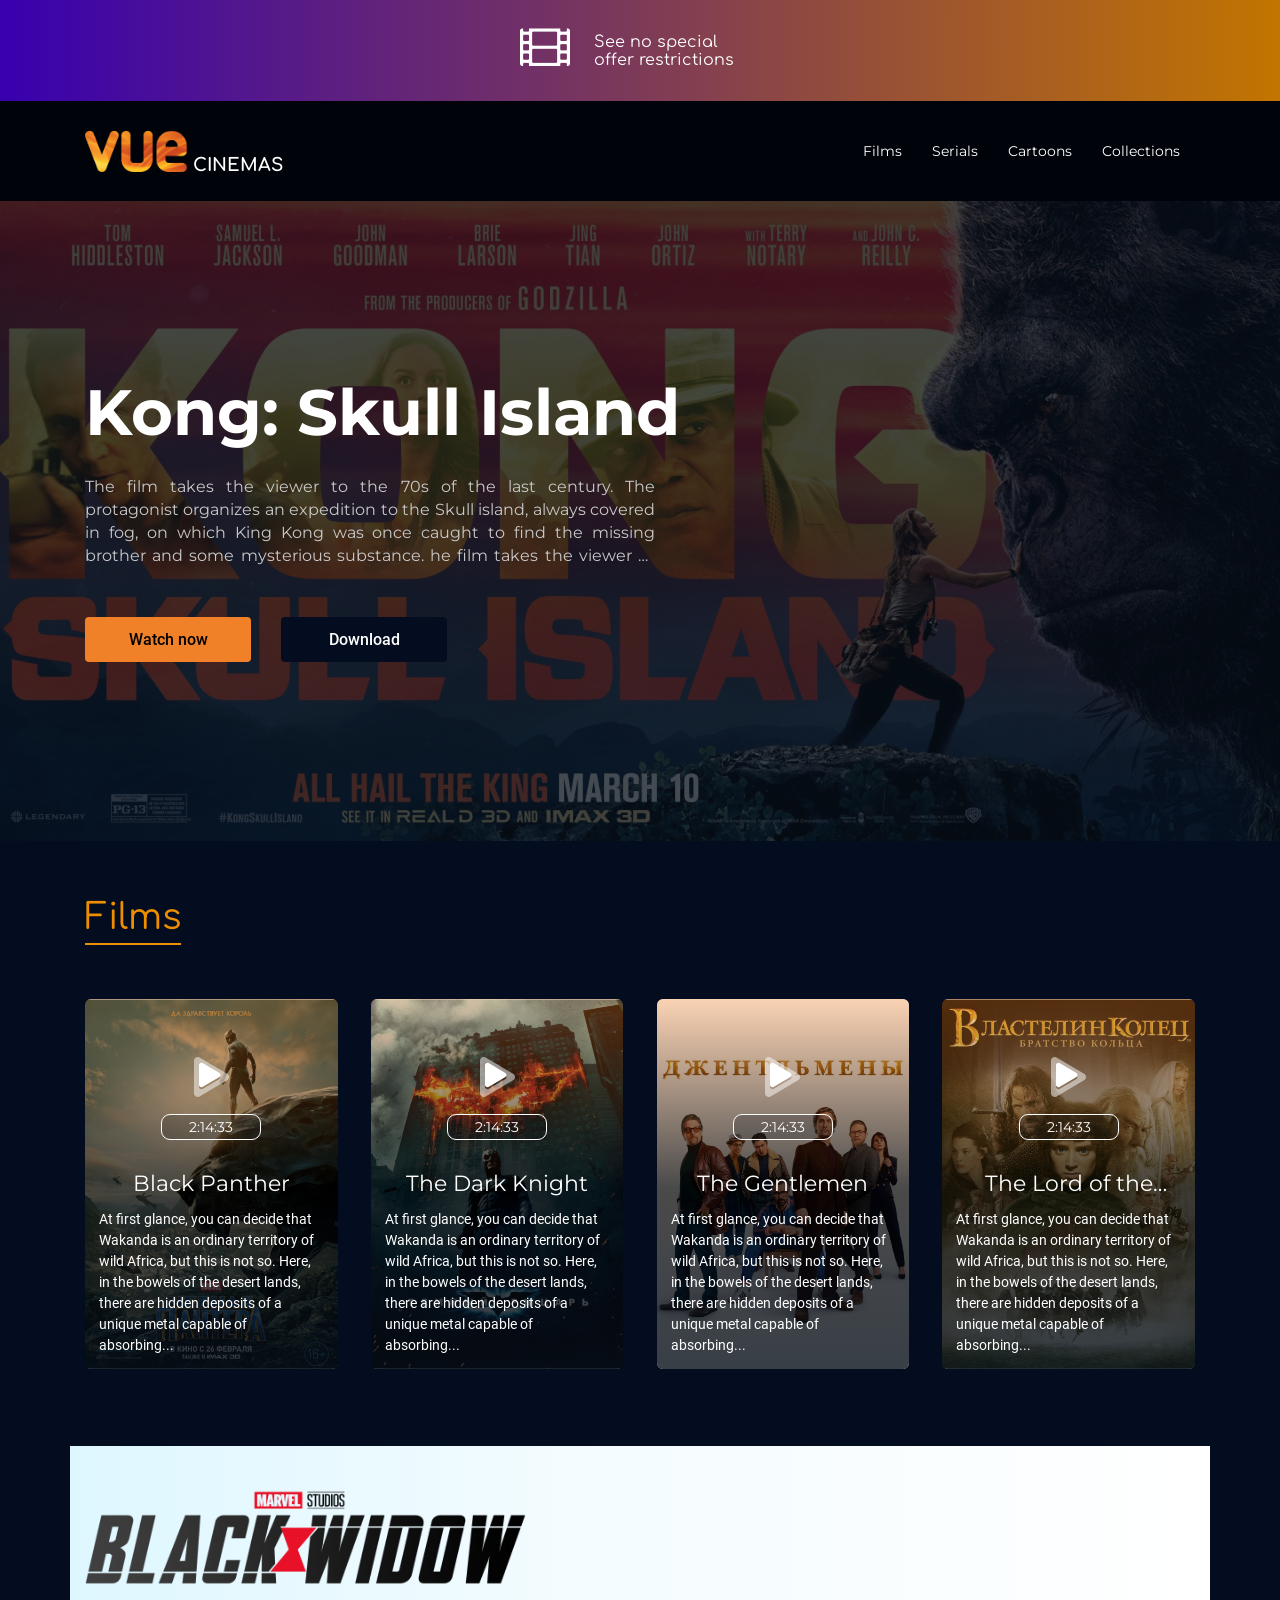
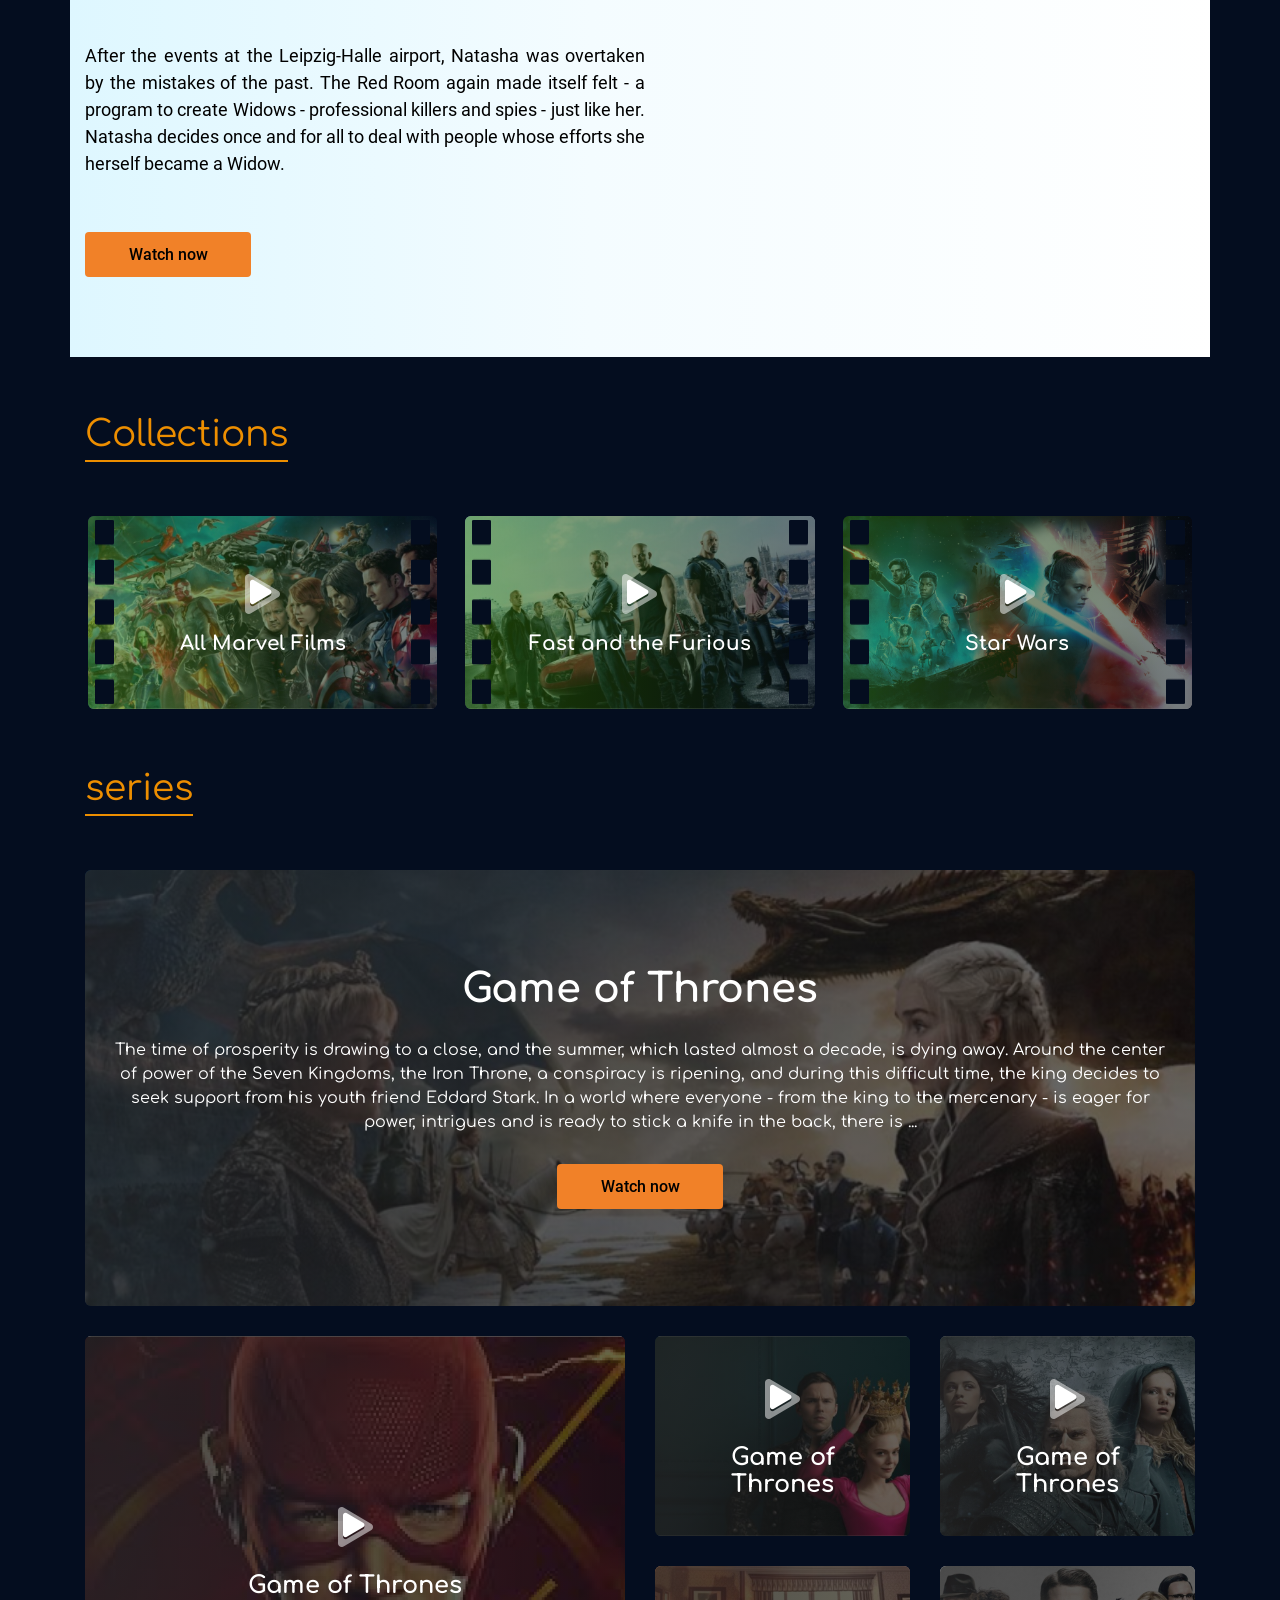
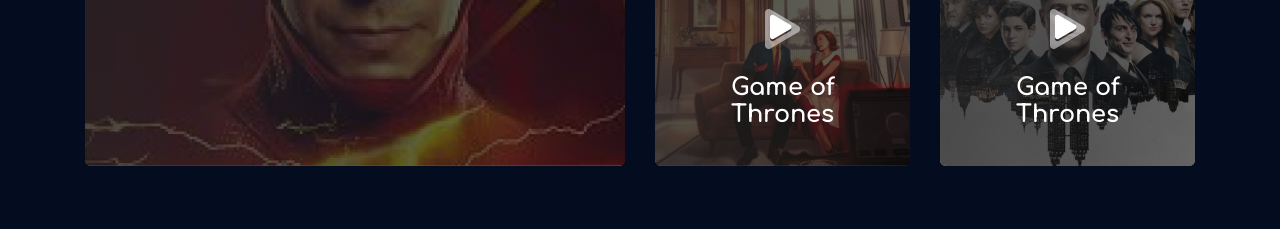
<file: index.html>
<!DOCTYPE html>
<html lang="en">
<head>
  <meta charset="UTF-8">
  <meta http-equiv="X-UA-Compatible" content="IE=edge">
  <meta name="viewport" content="width=device-width, initial-scale=1.0">
  <title>Document</title>
  <link rel="stylesheet" href="css/main.css">
  <!-- <link rel="stylesheet" href="css/video.css"> -->
</head>
<body class="wrapp">
  
  <!-- banner -->
  <div class="banner">
    <span class="icon-film f300"></span>
    <p>See no special offer restrictions</p>
  </div>
  <!-- banner end -->
  
  <!-- navbar -->
  <nav class="navbar">
    <div class="navbar-nav container">
      <a href="#!" class="navbar-nav__logo">
        <img src="images/logo.png" alt="">
        <span>CINEMAS</span>
      </a>
      
      <button class="navbar-nav__btn">
        <span></span>
        <span></span>
        <span></span>
      </button>
      
      <ul class="navbar-nav__list">
        <li><a href="video.html">Films</a></li>
        <li><a href="video.html">Serials</a></li>
        <li><a href="video.html">Cartoons</a></li>
        <li><a href="video.html">Collections</a></li>
      </ul>
    </div>
  </nav>
  <!-- navbar end -->
  
  <!-- header -->
  <header class="header">
    <img src="images/bg-header.jpg" alt="">
    <div class="header-content container">
      <h1>Kong: Skull Island</h1>
      <p>The film takes the viewer to the 70s of the last century. The protagonist organizes an expedition to the Skull island, always covered in fog, on which King Kong was once caught to find the missing brother and some mysterious substance. he film takes the viewer to the 70s of the last century. The protagonist organizes an expedition to the Skull island, always covered in fog, on which King Kong was once caught to find the missing brother and some mysterious substance. he film takes the viewer to the 70s of the last century. The protagonist organizes an expedition to the Skull island, always covered in fog, on which King Kong was once caught to find the missing brother and some mysterious substance. During...</p>
      <div class="header-content__controls">
        <a href="video.html" class="btn btn-brown">Watch now</a>
        <a href="video.html" class="btn btn-dark">Download</a>
      </div>
    </div>
  </header>
  <!-- header end -->
  
  <!-- films -->
  <section class="films container">
    <h2 class="title"><a href="video.html">Films</a></h2>
    <div class="films-items">
      <div class="films-card">
        <img src="images/film1.jpg" alt="" class="films-card__img">
        <div class="films-card__content">
          <div class="films-card__icon">
            <span class="icon-play f900"></span>
            <div class="time">2:14:33</div>
          </div>
          <div class="films-card__text">
            <h3>Black Panther</h3>
            <p>At first glance, you can decide that Wakanda is an ordinary territory of wild Africa, but this is not so. Here, in the bowels of the desert lands, there are hidden deposits of a unique metal capable of absorbing...</p>
          </div>
        </div>
      </div>
      <div class="films-card">
        <img src="images/film2.jpg" alt="" class="films-card__img">
        <div class="films-card__content">
          <div class="films-card__icon">
            <span class="icon-play f900"></span>
            <div class="time">2:14:33</div>
          </div>
          <div class="films-card__text">
            <h3>The Dark Knight</h3>
            <p>At first glance, you can decide that Wakanda is an ordinary territory of wild Africa, but this is not so. Here, in the bowels of the desert lands, there are hidden deposits of a unique metal capable of absorbing...</p>
          </div>
        </div>
      </div>
      <div class="films-card">
        <img src="images/film3.jpg" alt="" class="films-card__img">
        <div class="films-card__content">
          <div class="films-card__icon">
            <span class="icon-play f900"></span>
            <div class="time">2:14:33</div>
          </div>
          <div class="films-card__text">
            <h3>The Gentlemen</h3>
            <p>At first glance, you can decide that Wakanda is an ordinary territory of wild Africa, but this is not so. Here, in the bowels of the desert lands, there are hidden deposits of a unique metal capable of absorbing...</p>
          </div>
        </div>
      </div>
      <div class="films-card">
        <img src="images/film4.jpg" alt="" class="films-card__img">
        <div class="films-card__content">
          <div class="films-card__icon">
            <span class="icon-play f900"></span>
            <div class="time">2:14:33</div>
          </div>
          <div class="films-card__text">
            <h3>The Lord of the Rings</h3>
            <p>At first glance, you can decide that Wakanda is an ordinary territory of wild Africa, but this is not so. Here, in the bowels of the desert lands, there are hidden deposits of a unique metal capable of absorbing...</p>
          </div>
        </div>
      </div>
    </div>
  </section>
  <!-- films end -->
  
  <!-- premier -->
  <section class="premier container">
    <video src="video/black-widow.mp4" loop autoplay muted class="premier-video"></video>
    <div class="premier-content container">
      <img src="images/black-widow.png" alt="">
      <p>After the events at the Leipzig-Halle airport, Natasha was overtaken by the mistakes of the past. The Red Room again made itself felt - a program to create Widows - professional killers and spies - just like her. Natasha decides once and for all to deal with people whose efforts she herself became a Widow.</p>
      <a href="video.html" class="btn btn-brown">Watch now</a>
    </div>
  </section>
  <!-- premier end -->
  
  <!-- collection -->
  <section class="collection container">
    <h2 class="title"><a href="video.html">Collections</a></h2>
    <div class="collection-items">
      <div class="collection-card">
        <img src="images/collection1.jpg" alt="" class="collection-card__img">
        <a href="video.html" class="collection-card__content">
          <span class="icon-play f900"></span>
          <h3>All Marvel Films</h3>
        </a>
      </div>
      <div class="collection-card">
        <img src="images/collection2.jpg" alt="" class="collection-card__img">
        <a href="video.html" class="collection-card__content">
          <span class="icon-play f900"></span>
          <h3>Fast and the Furious</h3>
        </a>
      </div>
      <div class="collection-card">
        <img src="images/collection3.jpg" alt="" class="collection-card__img">
        <a href="video.html" class="collection-card__content">
          <span class="icon-play f900"></span>
          <h3>Star Wars</h3>
        </a>
      </div>
    </div>
  </section>
  <!-- collection end -->
  
  <section class="series container">
    <h2 class="title"><a href="#!">series</a></h2>
    <div class="series-items">
      <div class="series-card">
        <img src="images/serial1.jpg" alt="">
        <div class="series-card__content">
          <div class="series-card__title">
            <span class="icon-play f900"></span>
            <h3>Game of Thrones</h3>
          </div>
          <div class="series-card__text">
            <p>The time of prosperity is drawing to a close, and the summer, which lasted almost a decade, is dying away. Around the center of power of the Seven Kingdoms, the Iron Throne, a conspiracy is ripening, and during this difficult time, the king decides to seek support from his youth friend Eddard Stark. In a world where everyone - from the king to the mercenary - is eager for power, intrigues and is ready to stick a knife in the back, there is ...</p>
            <a href="#!" class="btn btn-brown">Watch now</a>
          </div>
        </div>
      </div>
      <div class="series-card">
        <img src="images/serial2.jpg" alt="">
        <div class="series-card__content">
          <div class="series-card__title">
            <span class="icon-play f900"></span>
            <h3>Game of Thrones</h3>
          </div>
          <div class="series-card__text">
            <p>The time of prosperity is drawing to a close, and the summer, which lasted almost a decade, is dying away. Around the center of power of the Seven Kingdoms, the Iron Throne, a conspiracy is ripening, and during this difficult time, the king decides to seek support from his youth friend Eddard Stark. In a world where everyone - from the king to the mercenary - is eager for power, intrigues and is ready to stick a knife in the back, there is ...</p>
            <a href="#!" class="btn btn-brown">Watch now</a>
          </div>
        </div>
      </div>
      <div class="series-card">
        <img src="images/serial3.jpg" alt="">
        <div class="series-card__content">
          <div class="series-card__title">
            <span class="icon-play f900"></span>
            <h3>Game of Thrones</h3>
          </div>
          <div class="series-card__text">
            <p>The time of prosperity is drawing to a close, and the summer, which lasted almost a decade, is dying away. Around the center of power of the Seven Kingdoms, the Iron Throne, a conspiracy is ripening, and during this difficult time, the king decides to seek support from his youth friend Eddard Stark. In a world where everyone - from the king to the mercenary - is eager for power, intrigues and is ready to stick a knife in the back, there is ...</p>
            <a href="#!" class="btn btn-brown">Watch now</a>
          </div>
        </div>
      </div>
      <div class="series-card">
        <img src="images/serial4.jpg" alt="">
        <div class="series-card__content">
          <div class="series-card__title">
            <span class="icon-play f900"></span>
            <h3>Game of Thrones</h3>
          </div>
          <div class="series-card__text">
            <p>The time of prosperity is drawing to a close, and the summer, which lasted almost a decade, is dying away. Around the center of power of the Seven Kingdoms, the Iron Throne, a conspiracy is ripening, and during this difficult time, the king decides to seek support from his youth friend Eddard Stark. In a world where everyone - from the king to the mercenary - is eager for power, intrigues and is ready to stick a knife in the back, there is ...</p>
            <a href="#!" class="btn btn-brown">Watch now</a>
          </div>
        </div>
      </div>
      <div class="series-card">
        <img src="images/serial5.jpg" alt="">
        <div class="series-card__content">
          <div class="series-card__title">
            <span class="icon-play f900"></span>
            <h3>Game of Thrones</h3>
          </div>
          <div class="series-card__text">
            <p>The time of prosperity is drawing to a close, and the summer, which lasted almost a decade, is dying away. Around the center of power of the Seven Kingdoms, the Iron Throne, a conspiracy is ripening, and during this difficult time, the king decides to seek support from his youth friend Eddard Stark. In a world where everyone - from the king to the mercenary - is eager for power, intrigues and is ready to stick a knife in the back, there is ...</p>
            <a href="#!" class="btn btn-brown">Watch now</a>
          </div>
        </div>
      </div>
      <div class="series-card">
        <img src="images/serial6.jpg" alt="">
        <div class="series-card__content">
          <div class="series-card__title">
            <span class="icon-play f900"></span>
            <h3>Game of Thrones</h3>
          </div>
          <div class="series-card__text">
            <p>The time of prosperity is drawing to a close, and the summer, which lasted almost a decade, is dying away. Around the center of power of the Seven Kingdoms, the Iron Throne, a conspiracy is ripening, and during this difficult time, the king decides to seek support from his youth friend Eddard Stark. In a world where everyone - from the king to the mercenary - is eager for power, intrigues and is ready to stick a knife in the back, there is ...</p>
            <a href="#!" class="btn btn-brown">Watch now</a>
          </div>
        </div>
      </div>
      
    </div>
  </section>
  
  
  <script src="js/main.js"></script>
</body>
</html>
</file>
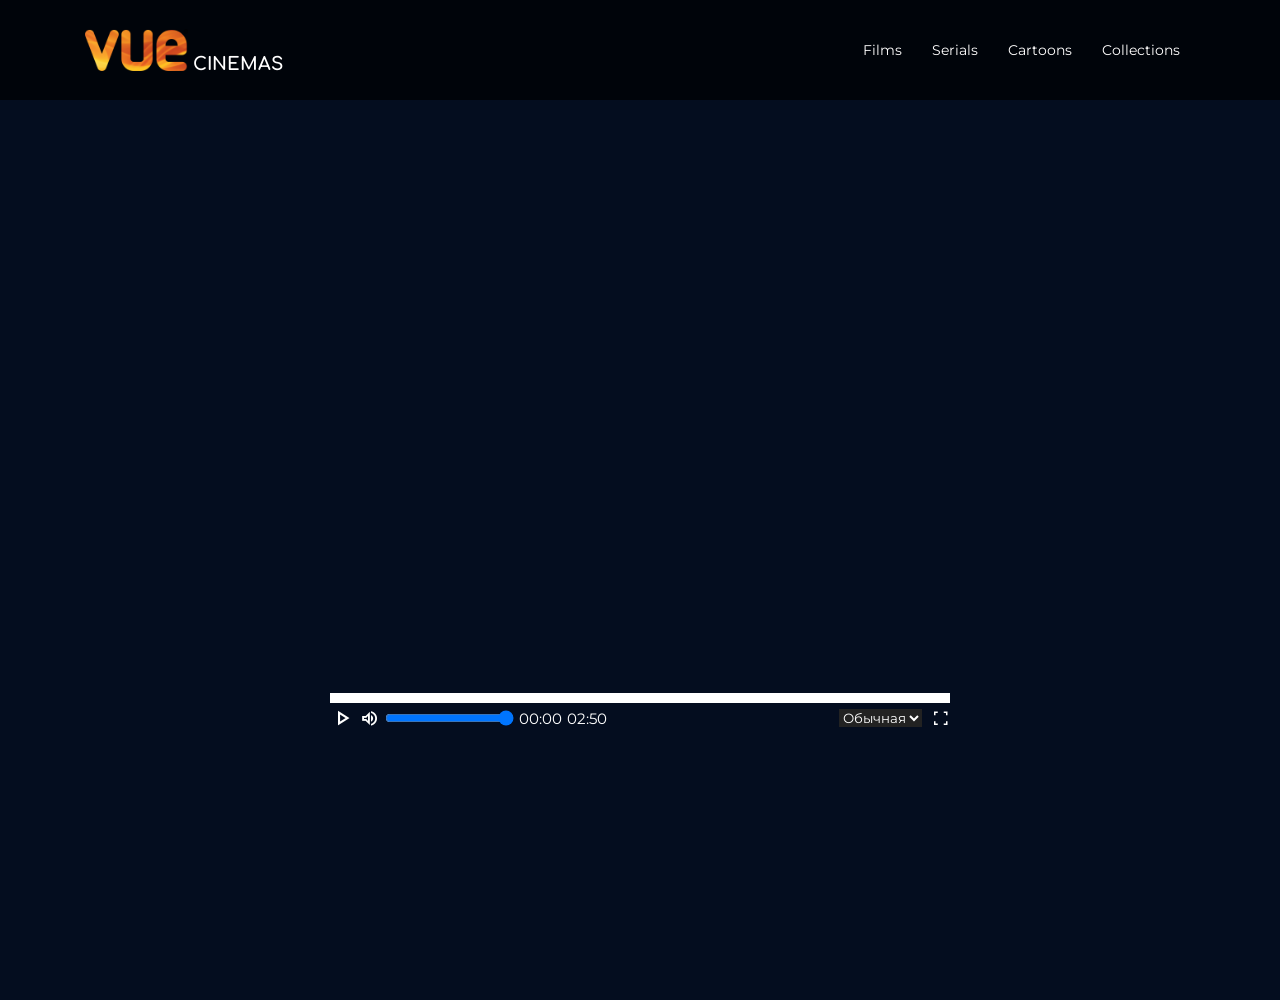
<file: video.html>
<!DOCTYPE html>
<html lang="en">
<head>
    <meta charset="UTF-8">
    <meta name="viewport" content="width=device-width, initial-scale=1.0">
    <title>Document</title>
    <!-- <link rel="stylesheet" href="css/main.css"> -->
    <link rel="stylesheet" href="css/video.css">
    <!-- <link rel="stylesheet" href="moon/style.css"> -->
</head>
<body class="wrapp">
  <!-- navbar -->
  <nav class="navbar">
    <div class="navbar-nav container">
      <a href="index.html" class="navbar-nav__logo">
        <img src="images/logo.png" alt="">
        <span>CINEMAS</span>
      </a>
      
      <button class="navbar-nav__btn">
        <span></span>
        <span></span>
        <span></span>
      </button>
      
      <ul class="navbar-nav__list">
        <li><a href="#!">Films</a></li>
        <li><a href="#!">Serials</a></li>
        <li><a href="#!">Cartoons</a></li>
        <li><a href="#!">Collections</a></li>
      </ul>
    </div>
  </nav>
  <!-- navbar end -->
  <section class="content">
    <div class="content-container">
      <video src="video/black-widow.mp4" class="content-container__video video" ></video>
      <div class="content-container__panel">
       <div class="panel-preveiw">
        <div class="preveiw-video">
          <video src="video/black-widow.mp4" class="preveiw"></video>
          <p class="preveiw-time">00:00</p>
        </div>
        <div class="panel-preweiw__line-current"></div>
        <input type="range" class="panel-preveiw__line-range" min="0" max="1000" value="0" step="1">
       </div>
       <div class="panel left">
        <button><span class="icon-play_arrow btn-arr"></span></button>
        <button><span class="icon-volume_up btn-up"></span></button>
        <input type="range" class="volume" value="100" volume="100">
        <p class="time-current">00:00</p>
        <p class="time-range">02:50</p>
       </div>
       <div class="panel right">
          <select class="player-speed">
            <option value="0.25">0.25</option>
            <option value="0.5">0.5</option>
            <option value="1" selected>Обычная</option>
            <option value="2">1.5</option>
            <option value="100">100</option>
          </select>
          <button><span class="icon-fullscreen btn-scr"></span></button>
       </div>
      </div>
    </div>
  </section>
<script src="js/main.js"></script>
</body>
</html>
</file>
<file: css/main.css>
@import 'fonts.css';
:root{
  --body-bg: #040D1F;
  --banner-bg: linear-gradient(90.09deg, #3800AF 0%, #BF7204 97.52%, #C27500 100%, #C27500 100%);
  --header-bg: rgba(7, 15, 25, 0.75);
  --navbar-bg: rgba(1, 3, 5, 0.8);
  --orange: #ED8E00;
  --brown: #F18128;
  --black: #000000;
  --white: #ffffff;
  --gray: #C8C8C8;
  --dark: 7, 15, 25;
  --film-bg: linear-gradient(180deg, rgba(241, 129, 40, 0.35) 0%, rgba(0, 0, 0, 0.71) 51.04%, rgba(var(--dark), 0.8) 100%);
  --time-bg: rgba(var(--dark), 0.2);
  --widow-bg: linear-gradient(90deg, #DEF7FF 0%, #F4FCFF 45.64%, rgba(255, 255, 255, 0) 100.72%);
  --collection-bg:  linear-gradient(270deg, rgba(var(--dark), 0.56) 0%, rgba(49, 114, 9, 0.56) 100%);
  --serial-bg: linear-gradient(95.68deg, rgba(35, 35, 35, 0.8) 10.86%, rgba(11, 11, 11, 0.6) 110.86%);
  --footer-bg: linear-gradient(90deg, #FF8C30 0%, #9F4700 100%);
  
  --m: 'montserrat';
  --c: 'comfortaa';
  --r: 'roboto';
}
*{
  margin: 0;
  padding: 0;
  box-sizing: border-box;
  text-decoration: none;
  list-style: none;
  font-family: var(--m);
  font-weight: 400;
}
/* body */
.wrapp{
  background: var(--body-bg);
  color: var(--white);
  position: relative;
  z-index: -1;
}
/* icons */
*::before, *::after{
  font-family: 'icons';
  color: var(--white);
}
.f300{font-weight: 300;}
.f900{font-weight: 900; position: relative;}
.f900::before,
.f300::before{
  position: absolute;
}
.f900::after{opacity: 0.5;}
.icon-film::before{content: '\f008';}
.icon-film::after{content: '\10f008';}
.icon-play::before{content: '\f04b';}
.icon-play::after{content: '\10f04b';}
/* container */
.container{
  max-width: 1140px;
  width: 100%;
  padding: 0 15px;
  margin: 0 auto;
  /* border: 1px solid red; */
  min-height: 40px;
}
/* banner */
.banner{
  width: 100%;
  background: var(--banner-bg);
  display: flex;
  justify-content: center;
  align-items: center;
  column-gap: 24px;
  padding: 20px 0;
}
.banner span{
  font-size: 50px;
}

.banner p{
  font-size: 16px;
  line-height: 18px;
  font-family: var(--c);
  max-width: 166px;
}
/* navbar */
.navbar{
  width: 100%;
  background: var(--navbar-bg);
  position: sticky;
  top: 0;
  /* backdrop-filter: blur(5px); */
}
.navbar-nav{
  display: flex;
  align-items: center;
  justify-content: space-between;
}
.navbar-nav__logo{
  display: flex;
  align-items: flex-end;
  column-gap: 5px;
}
.navbar-nav__logo img{
  width: 103px;
}
.navbar-nav__logo span{
  font-family: var(--c);
  font-weight: 700;
  font-size: 18px;
  line-height: 14px;
  color: var(--white);
}
.navbar-nav__list{
  display: flex;
}
.navbar-nav__list a{
  padding: 42px 6px;
  margin: 0 9px;
  display: flex;
  font-size: 14px;
  line-height: 16px;
  color: var(--white);
  position: relative;
  justify-content: center;
}
.navbar-nav__list a:hover{
  color: var(--orange);
  transition: color 0.3s;
}
.navbar-nav__list a::before{
  width: 100%;
  height: 3px;
  background: var(--orange);
  border-radius: 3px 3px 0 0;
  position: absolute;
  content: '';
  bottom: 0;
  transform: scaleX(0);
  transition: transform 0.3s;
}
.navbar-nav__list a:hover::before{
  transform: scaleX(1);
}
.navbar-nav__btn{
  width: 30px;
  height: 30px;
  display: none;
  flex-direction: column;
  align-items: center;
  justify-content: center;
  border: none;
  cursor: pointer;
  row-gap: 4px;
  background: transparent;
}
.navbar-nav__btn span{
  width: 100%;
  height: 4px;
  border-radius: 4px;
  background: var(--orange);
}
/* header */
.header{
  width: 100%;
  height: 640px;
  position: relative;
  display: flex;
  justify-content: center;
  align-items: center;
  z-index: -2;
}
.header img{
  width: 100%;
  height: 100%;
  object-fit: cover;
}
.header::before{
  width: 100%;
  height: 100%;
  position: absolute;
  left: 0;
  top: 0;
  content: '';
  background: var(--header-bg);
}
.header-content{
  position: absolute;
}
.header-content h1{
  font-size: 64px;
  line-height: 65px;
  font-weight: 700;
}
.header-content p{
  font-size: 16px;
  line-height: 23px;
  text-align: justify;
  color: var(--gray);
  max-width: 570px;
  margin: 30px 0 50px;
  display: -webkit-box;
  -webkit-box-orient: vertical;
  -webkit-line-clamp: 4;
  overflow: hidden;
}
.btn{
  width: 166px;
  height: 45px;
  border-radius: 4px;
  display: inline-flex;
  justify-content: center;
  align-items: center;
  background: var(--gray);
  font-family: var(--r);
  font-weight: 500;
}
.btn-brown{
  background: var(--brown);
  color: var(--black);
}
.btn-dark{
  background: var(--body-bg);
  color: var(--white);
}
.header-content__controls{
  display: flex;
  column-gap: 30px;
}
/* title */
.title a{
  display: inline-flex;
  color: var(--orange);
  font-family: var(--c);
  font-size: 36px;
  line-height: 32px;
  padding-bottom: 10px;
  border-bottom: 2px solid var(--orange);
  margin-bottom: 54px;
}
/* films */
.films{
  padding-top: 60px;
  padding-bottom: 77px;
  z-index: -5;
  position: relative;
}
.films-items{
  width: 100%;
  display: flex;
  flex-wrap: wrap;
  row-gap: 30px;
  column-gap: 3%;
}
.films-card{
  width: 22.75%;
  height: 370px;
  background: orangered;
  border-radius: 6px;
  overflow: hidden;
  position: relative;
}
.films-card__img{
  width: 100%;
  height: 100%;
  object-fit: cover;
}
.films-card__content{
  width: 100%;
  height: 100%;
  position: absolute;
  background: var(--film-bg);
  top: 0;
  padding: 18px 14px;
  display: flex;
  flex-direction: column;
  align-items: center;
}
.films-card__icon{
  display: flex;
  flex-direction: column;
  align-items: center;
  row-gap: 12px;
  padding: 36px 0 30px;
}
.films-card__icon .icon-play{
  font-size: 40px;
  transition: transform 0.5s;
}
.time{
  padding: 7px;
  width: 100px;
  border: 1px solid var(--white);
  background: var(--time-bg);
  border-radius: 9px;
  font-size: 14px;
  line-height: 10px;
  display: inline-flex;
  justify-content: center;
  transition: transform 0.5s;
}
.films-card__text{
  display: flex;
  flex-direction: column;
  align-items: center;
  row-gap: 12px;
  transition: transform 0.5s;
}
.films-card__text h3{
  text-align: center;
  font-size: 22px;
  line-height: 27px;
  display: -webkit-box;
  -webkit-box-orient: vertical;
  -webkit-line-clamp: 1;
  overflow: hidden;
}
.films-card__text p{
  display: -webkit-box;
  -webkit-box-orient: vertical;
  -webkit-line-clamp: 7;
  overflow: hidden;
  font-family: var(--r);
  font-size: 14px;
  line-height: 21px;
}
.films-card:hover .films-card__text,
.films-card:hover .time{
  transform: scale(0);
}
.films-card:hover .f900{
  transform: scale(2) translateY(50px);
}
/* premier */
.premier{
  width: 100%;
  min-height: 500px;
  background: var(--white);
  position: relative;
  padding: 42px 0 80px;
  display: flex;
  justify-content: center;
  align-items: center;
  z-index: -1;
  /* border: 1px solid red; */
}
.premier-video{
  position: absolute;
  right: 0;
  top: 0;
  width: 60%;
  height: 100%;
  object-fit: cover;
}
.premier::before{
  width: 100%;
  height: 100%;
  position: absolute;
  content: '';
  background: var(--widow-bg);
  top: 0;
  z-index: 1;
}
.premier-content{
  position: relative;
  z-index: 2;
}
.premier-content img{
  width: 40%;
}
.premier-content p{
  max-width: 560px;
  font-size: 18px;
  line-height: 27px;
  font-family: var(--r);
  color: var(--black);
  margin: 51px 0 55px;
  display: -webkit-box;
  -webkit-box-orient: vertical;
  -webkit-line-clamp: 5;
  overflow: hidden;
  text-align: justify;
}
/* .collection */
.collection{
  padding-top: 61px;
  padding-bottom: 63px;
  position: relative;
  z-index: -1;
}
.collection-items{
  width: 100%;
  display: flex;
  flex-wrap: wrap;
  justify-content: center;
  column-gap: 2.5%;
  row-gap: 30px;
}
.collection-card{
  width: 31.5%;
  height: 193px;
  border-radius: 6px;
  background: orangered;
  position: relative;
  overflow: hidden;
}
.collection-card__img{
  width: 100%;
  height: 100%;
  object-fit: cover;
}
.collection-card__content{
  width: 100%;
  height: 100%;
  position: absolute;
  background: var(--collection-bg);
  left: 0;
  top: 0;
  display: flex;
  flex-direction: column;
  align-items: center;
  justify-content: center;
  row-gap: 15px;
}
.collection-card__content .icon-play{
  font-size: 40px;
}
.collection-card__content h3{
  font-size: 20px;
  line-height: 20px;
  font-family: var(--c);
  font-weight: 700;
  color: var(--white);
}

.collection-card__content::before,
.collection-card__content::after{
  width: 19px;
  height: 95%;
  background: url('../images/lenta.png') no-repeat center / cover;
  position: absolute;
  content: '';
}
.collection-card__content::before{
  left: 7px;
}
.collection-card__content::after{
  right: 7px;
}
/* .series */
.series{
  padding-bottom: 63px;
  position: relative;
  z-index: -1;
}
.series-items{
  display: grid;
  grid-template-columns: repeat(4, 1fr);
  grid-gap: 30px;
}
.series-card{
  border-radius: 6px;
  background: orangered;
  min-height: 200px;
  position: relative;
  overflow: hidden;
}
.series-card:nth-of-type(6n + 1){
  grid-column: span 4;
}
.series-card:nth-of-type(12n + 2),
.series-card:nth-of-type(12n + 10){
  grid-column: span 2;
  grid-row: span 2;
}
.series-card img{
  width: 100%;
  height: 100%;
  object-fit: cover;
}
.series-card__content{
  position: absolute;
  left: 0;
  top: 0;
  width: 100%;
  height: 100%;
  background: var(--serial-bg);
  display: flex;
  flex-direction: column;
  align-items: center;
  justify-content: center;
  row-gap: 27px;
  padding: 22px;
}
.series-card__title{
  display: flex;
  flex-direction: column;
  align-items: center;
  row-gap: 20px;
}
.series-card__title span{
  font-size: 40px;
}
.series-card__title h3{
  font-size: 24px;
  line-height: 27px;
  font-family: var(--c);
  font-weight: 700;
  text-align: center;
}
.series-card__text{
  display: none;
  flex-direction: column;
  align-items: center;
  row-gap: 30px;
  text-align: center;
}
.series-card__text p{
  font-size: 16px;
  line-height: 24px;
  font-family: var(--c);
  overflow: hidden;
  display: -webkit-box;
  -webkit-box-orient: vertical;
  -webkit-line-clamp: 4;
}
.series-card:nth-of-type(6n + 1) .series-card__title span{display: none;}
.series-card:nth-of-type(6n + 1) .series-card__title h3{
  font-size: 40px;
  line-height: 44px;
}
.series-card:nth-of-type(6n + 1) .series-card__text{display: flex;}




/* media */
@media (max-width: 1200px) {}
@media (max-width: 1024px) {}
@media (max-width: 992px) {
  .films-card,
  .collection-card{width: 48.5%;}
}
@media (max-width: 768px) {
  .navbar-nav__list{
    position: fixed;
    background: var(--black);
    max-width: 400px;
    width: 100%;
    height: 100vh;
    left: 0;
    top: 0;
    flex-direction: column;
    justify-content: center;
    transform: translateX(-100%);
    transition: transform 0.5s;
    z-index: 100;
  }
  .navbar-nav:hover .navbar-nav__list{
    transform: translateX(0);
  }
  .navbar-nav__btn{
    display: flex;
    margin: 25px 0;
  }
  .navbar-nav__list a{
    padding: 20px;
  }
  .header{
    height: 400px;
  }
  .header-content{
    display: flex;
    flex-direction: column;
    align-items: center;
  }
  .header-content h1{
    font-size: 30px;
    line-height: 30px;
  }
  .header-content p{
    margin: 15px 0;
  }
  :root{
    --deg-widow: 0deg
  }
  .premier{
    padding-top: 150px;
    padding-bottom: 20px;
  }
  .premier-video{
    width: 100%;
    height: 250px;
  }
  .premier-content{
    display: flex;
    flex-direction: column;
    align-items: center;
  }
  .premier-content p{
    margin: 15px 0;
  }
}
@media (max-width: 576px) {}
@media (max-width: 480px) {
  .banner{padding: 5px 0;}
  .navbar-nav__logo img{width: 70px;}
  .navbar-nav__logo span{font-size: 11px; line-height: 8px;}
  .header-content__controls{
    flex-direction: column;
    row-gap: 15px;
  }
  .films-card,
  .collection-card{width: 100%;}
}
@media (max-width: 375px) {}
</file>
<file: css/video.css>
@import '../moon/style.css';
@import 'fonts.css';
:root{
  --body-bg: #040D1F;
  --banner-bg: linear-gradient(90.09deg, #3800AF 0%, #BF7204 97.52%, #C27500 100%, #C27500 100%);
  --header-bg: rgba(7, 15, 25, 0.75);
  --navbar-bg: rgba(1, 3, 5, 0.8);
  --orange: #ED8E00;
  --brown: #F18128;
  --black: #000000;
  --white: #ffffff;
  --gray: #C8C8C8;
  --dark: 7, 15, 25;
  --film-bg: linear-gradient(180deg, rgba(241, 129, 40, 0.35) 0%, rgba(0, 0, 0, 0.71) 51.04%, rgba(var(--dark), 0.8) 100%);
  --time-bg: rgba(var(--dark), 0.2);
  --widow-bg: linear-gradient(90deg, #DEF7FF 0%, #F4FCFF 45.64%, rgba(255, 255, 255, 0) 100.72%);
  --collection-bg:  linear-gradient(270deg, rgba(var(--dark), 0.56) 0%, rgba(49, 114, 9, 0.56) 100%);
  --serial-bg: linear-gradient(95.68deg, rgba(35, 35, 35, 0.8) 10.86%, rgba(11, 11, 11, 0.6) 110.86%);
  --footer-bg: linear-gradient(90deg, #FF8C30 0%, #9F4700 100%);
  
  --m: 'montserrat';
  --c: 'comfortaa';
  --r: 'roboto';
}
*{
  margin: 0;
  padding: 0;
  box-sizing: border-box;
  text-decoration: none;
  list-style: none;
  font-family: var(--m);
  font-weight: 400;
}
/* body */
.wrapp{
  background: var(--body-bg);
  color: var(--white);
  position: relative;
  z-index: -1;
}
/* icons */
*::before, *::after{
  font-family: 'icons';
  color: var(--white);
}
.f300{font-weight: 300;}
.f900{font-weight: 900; position: relative;}
.f900::before,
.f300::before{
  position: absolute;
}
.f900::after{opacity: 0.5;}
.icon-film::before{content: '\f008';}
.icon-film::after{content: '\10f008';}
.icon-play::before{content: '\f04b';}
.icon-play::after{content: '\10f04b';}
/* container */
.container{
  max-width: 1140px;
  width: 100%;
  padding: 0 15px;
  margin: 0 auto;
  /* border: 1px solid red; */
  min-height: 40px;
}
/* banner */
.banner{
  width: 100%;
  background: var(--banner-bg);
  display: flex;
  justify-content: center;
  align-items: center;
  column-gap: 24px;
  padding: 20px 0;
}
.banner span{
  font-size: 50px;
}

.banner p{
  font-size: 16px;
  line-height: 18px;
  font-family: var(--c);
  max-width: 166px;
}
/* navbar */
.navbar{
  width: 100%;
  background: var(--navbar-bg);
  position: sticky;
  top: 0;
  /* backdrop-filter: blur(5px); */
}
.navbar-nav{
  display: flex;
  align-items: center;
  justify-content: space-between;
}
.navbar-nav__logo{
  display: flex;
  align-items: flex-end;
  column-gap: 5px;
}
.navbar-nav__logo img{
  width: 103px;
}
.navbar-nav__logo span{
  font-family: var(--c);
  font-weight: 700;
  font-size: 18px;
  line-height: 14px;
  color: var(--white);
}
.navbar-nav__list{
  display: flex;
}
.navbar-nav__list a{
  padding: 42px 6px;
  margin: 0 9px;
  display: flex;
  font-size: 14px;
  line-height: 16px;
  color: var(--white);
  position: relative;
  justify-content: center;
}
.navbar-nav__list a:hover{
  color: var(--orange);
  transition: color 0.3s;
}
.navbar-nav__list a::before{
  width: 100%;
  height: 3px;
  background: var(--orange);
  border-radius: 3px 3px 0 0;
  position: absolute;
  content: '';
  bottom: 0;
  transform: scaleX(0);
  transition: transform 0.3s;
}
.navbar-nav__list a:hover::before{
  transform: scaleX(1);
}
.navbar-nav__btn{
  width: 30px;
  height: 30px;
  display: none;
  flex-direction: column;
  align-items: center;
  justify-content: center;
  border: none;
  cursor: pointer;
  row-gap: 4px;
  background: transparent;
}
.navbar-nav__btn span{
  width: 100%;
  height: 4px;
  border-radius: 4px;
  background: var(--orange);
}
/* header */
.header{
  width: 100%;
  height: 640px;
  position: relative;
  display: flex;
  justify-content: center;
  align-items: center;
  z-index: -2;
}
.header img{
  width: 100%;
  height: 100%;
  object-fit: cover;
}
.header::before{
  width: 100%;
  height: 100%;
  position: absolute;
  left: 0;
  top: 0;
  content: '';
  background: var(--header-bg);
}
.header-content{
  position: absolute;
}
.header-content h1{
  font-size: 64px;
  line-height: 65px;
  font-weight: 700;
}
.header-content p{
  font-size: 16px;
  line-height: 23px;
  text-align: justify;
  color: var(--gray);
  max-width: 570px;
  margin: 30px 0 50px;
  display: -webkit-box;
  -webkit-box-orient: vertical;
  -webkit-line-clamp: 4;
  overflow: hidden;
}
.btn{
  width: 166px;
  height: 45px;
  border-radius: 4px;
  display: inline-flex;
  justify-content: center;
  align-items: center;
  background: var(--gray);
  font-family: var(--r);
  font-weight: 500;
}
.btn-brown{
  background: var(--brown);
  color: var(--black);
}
.btn-dark{
  background: var(--body-bg);
  color: var(--white);
}
.header-content__controls{
  display: flex;
  column-gap: 30px;
}
/* title */
.title a{
  display: inline-flex;
  color: var(--orange);
  font-family: var(--c);
  font-size: 36px;
  line-height: 32px;
  padding-bottom: 10px;
  border-bottom: 2px solid var(--orange);
  margin-bottom: 54px;
}
/* films */
.films{
  padding-top: 60px;
  padding-bottom: 77px;
  z-index: -5;
  position: relative;
}
.films-items{
  width: 100%;
  display: flex;
  flex-wrap: wrap;
  row-gap: 30px;
  column-gap: 3%;
}
.films-card{
  width: 22.75%;
  height: 370px;
  background: orangered;
  border-radius: 6px;
  overflow: hidden;
  position: relative;
}
.films-card__img{
  width: 100%;
  height: 100%;
  object-fit: cover;
}
.films-card__content{
  width: 100%;
  height: 100%;
  position: absolute;
  background: var(--film-bg);
  top: 0;
  padding: 18px 14px;
  display: flex;
  flex-direction: column;
  align-items: center;
}
.films-card__icon{
  display: flex;
  flex-direction: column;
  align-items: center;
  row-gap: 12px;
  padding: 36px 0 30px;
}
.films-card__icon .icon-play{
  font-size: 40px;
  transition: transform 0.5s;
}
.time{
  padding: 7px;
  width: 100px;
  border: 1px solid var(--white);
  background: var(--time-bg);
  border-radius: 9px;
  font-size: 14px;
  line-height: 10px;
  display: inline-flex;
  justify-content: center;
  transition: transform 0.5s;
}
.films-card__text{
  display: flex;
  flex-direction: column;
  align-items: center;
  row-gap: 12px;
  transition: transform 0.5s;
}
.films-card__text h3{
  text-align: center;
  font-size: 22px;
  line-height: 27px;
  display: -webkit-box;
  -webkit-box-orient: vertical;
  -webkit-line-clamp: 1;
  overflow: hidden;
}
.films-card__text p{
  display: -webkit-box;
  -webkit-box-orient: vertical;
  -webkit-line-clamp: 7;
  overflow: hidden;
  font-family: var(--r);
  font-size: 14px;
  line-height: 21px;
}
.films-card:hover .films-card__text,
.films-card:hover .time{
  transform: scale(0);
}
.films-card:hover .f900{
  transform: scale(2) translateY(50px);
}
/* premier */
.premier{
  width: 100%;
  min-height: 500px;
  background: var(--white);
  position: relative;
  padding: 42px 0 80px;
  display: flex;
  justify-content: center;
  align-items: center;
  z-index: -1;
  /* border: 1px solid red; */
}
.premier-video{
  position: absolute;
  right: 0;
  top: 0;
  width: 60%;
  height: 100%;
  object-fit: cover;
}
.premier::before{
  width: 100%;
  height: 100%;
  position: absolute;
  content: '';
  background: var(--widow-bg);
  top: 0;
  z-index: 1;
}
.premier-content{
  position: relative;
  z-index: 2;
}
.premier-content img{
  width: 40%;
}
.premier-content p{
  max-width: 560px;
  font-size: 18px;
  line-height: 27px;
  font-family: var(--r);
  color: var(--black);
  margin: 51px 0 55px;
  display: -webkit-box;
  -webkit-box-orient: vertical;
  -webkit-line-clamp: 5;
  overflow: hidden;
  text-align: justify;
}
/* .collection */
.collection{
  padding-top: 61px;
  padding-bottom: 63px;
  position: relative;
  z-index: -1;
}
.collection-items{
  width: 100%;
  display: flex;
  flex-wrap: wrap;
  justify-content: center;
  column-gap: 2.5%;
  row-gap: 30px;
}
.collection-card{
  width: 31.5%;
  height: 193px;
  border-radius: 6px;
  background: orangered;
  position: relative;
  overflow: hidden;
}
.collection-card__img{
  width: 100%;
  height: 100%;
  object-fit: cover;
}
.collection-card__content{
  width: 100%;
  height: 100%;
  position: absolute;
  background: var(--collection-bg);
  left: 0;
  top: 0;
  display: flex;
  flex-direction: column;
  align-items: center;
  justify-content: center;
  row-gap: 15px;
}
.collection-card__content .icon-play{
  font-size: 40px;
}
.collection-card__content h3{
  font-size: 20px;
  line-height: 20px;
  font-family: var(--c);
  font-weight: 700;
  color: var(--white);
}

.collection-card__content::before,
.collection-card__content::after{
  width: 19px;
  height: 95%;
  background: url('../images/lenta.png') no-repeat center / cover;
  position: absolute;
  content: '';
}
.collection-card__content::before{
  left: 7px;
}
.collection-card__content::after{
  right: 7px;
}
/* .series */
.series{
  padding-bottom: 63px;
  position: relative;
  z-index: -1;
}
.series-items{
  display: grid;
  grid-template-columns: repeat(4, 1fr);
  grid-gap: 30px;
}
.series-card{
  border-radius: 6px;
  background: orangered;
  min-height: 200px;
  position: relative;
  overflow: hidden;
}
.series-card:nth-of-type(6n + 1){
  grid-column: span 4;
}
.series-card:nth-of-type(12n + 2),
.series-card:nth-of-type(12n + 10){
  grid-column: span 2;
  grid-row: span 2;
}
.series-card img{
  width: 100%;
  height: 100%;
  object-fit: cover;
}
.series-card__content{
  position: absolute;
  left: 0;
  top: 0;
  width: 100%;
  height: 100%;
  background: var(--serial-bg);
  display: flex;
  flex-direction: column;
  align-items: center;
  justify-content: center;
  row-gap: 27px;
  padding: 22px;
}
.series-card__title{
  display: flex;
  flex-direction: column;
  align-items: center;
  row-gap: 20px;
}
.series-card__title span{
  font-size: 40px;
}
.series-card__title h3{
  font-size: 24px;
  line-height: 27px;
  font-family: var(--c);
  font-weight: 700;
  text-align: center;
}
.series-card__text{
  display: none;
  flex-direction: column;
  align-items: center;
  row-gap: 30px;
  text-align: center;
}
.series-card__text p{
  font-size: 16px;
  line-height: 24px;
  font-family: var(--c);
  overflow: hidden;
  display: -webkit-box;
  -webkit-box-orient: vertical;
  -webkit-line-clamp: 4;
}
.series-card:nth-of-type(6n + 1) .series-card__title span{display: none;}
.series-card:nth-of-type(6n + 1) .series-card__title h3{
  font-size: 40px;
  line-height: 44px;
}
.series-card:nth-of-type(6n + 1) .series-card__text{display: flex;}



*{
    padding: 0;
    margin: 0;
}
*::before{
    font-family: 'icomoon';
    color: white;
}
.content{
    height: 100vh;
    width: 100%;
    display: flex;
    justify-content: center;
    align-items: center;
    /* border: 1px solid red; */
}
.content-container{
    width: 640px;
    height: 370px;
    /* border: 1px solid yellow; */
    display: flex;
    align-items: center;
    overflow: hidden;
    position: relative;
}
.content-container button, input, select{
    cursor: pointer;
}
.content-container__video{
    width: 100%;
    height: 100%;
    object-fit: cover;
}
.content-container__panel{
    width: 100%;
    height: 14%;
    display: flex;
    justify-content: space-between;
    align-items: center;
    flex-wrap: wrap;
    position: absolute;
    bottom: 0;
    padding: 10px 10px;
}
.panel-preveiw{
    width: 100%;
    height: 10px;
    display: flex;
    flex-direction: column;
    /* align-items: center; */
    background: white;
    position: relative;
    /* border: 1px solid red; */
}
.preveiw-video{
    width: 100px;
    height: 74px;
    position: absolute;
    bottom: 5px;
    left: 100px;
    display: none;
    align-items: center;
    flex-direction: column;
    transform: translateX(-50%);
    /* padding-left:100px ; */
}

.preveiw{
    width: 100%;
}
.preveiw-time{
    font-family: 'Times New Roman';
    font-size: 10px;
    line-height: 11px;
    font-weight: 400;
}
.panel-preweiw__line-current{
    width: 0%;
    height: 100%;
    background: red;
    position: absolute;
    left: 0;
}
.panel-preveiw__line-range{
    width: 101%;
    -webkit-appearance: none;
    background: none;
    z-index: 1;
    position: absolute;
    top: 50%;
    left: 50%;
    transform: translate(-50%, -50%);
    /* border: 1px solid yellow; */
}
.panel-preveiw__line-range::-webkit-slider-thumb{
    -webkit-appearance: none;
    width: 16px;
    height: 16px;
    border-radius: 16px;
    background: red;
    opacity: 0;
    margin-top: -3px;
}
.panel-preveiw__line-range:hover::-webkit-slider-thumb{
    opacity: 1;
}
.panel-preveiw__line-range::-webkit-slider-runnable-track{
    height: 10px;
    cursor: pointer;
}
.panel{
    width: 50%;
    height: 30px;
    display: flex;
    align-items: center;
    column-gap: 5px;
    /* border: 1px solid green; */
}
.panel button{
    background: none;
    border: none;
    display: flex;
}
.btn-arr{
    font-size: 25px;
}
.btn-up{
    font-size: 20px;
}
.panel p{
    font-size: 15px;
}
.player-speed{
    outline: none;
    background: #222222;
    border: none;
    color: white;
}
.right{
    justify-content: flex-end;
    column-gap: 10px;
}
.btn-scr{
    font-size: 18px;
}
</file>
<file: moon/style.css>
@font-face {
  font-family: 'icomoon';
  src:  url('fonts/icomoon.eot?wlxy82');
  src:  url('fonts/icomoon.eot?wlxy82#iefix') format('embedded-opentype'),
    url('fonts/icomoon.ttf?wlxy82') format('truetype'),
    url('fonts/icomoon.woff?wlxy82') format('woff'),
    url('fonts/icomoon.svg?wlxy82#icomoon') format('svg');
  font-weight: normal;
  font-style: normal;
  font-display: block;
}

[class^="icon-"], [class*=" icon-"] {
  /* use !important to prevent issues with browser extensions that change fonts */
  font-family: 'icomoon' !important;
  speak: never;
  font-style: normal;
  font-weight: normal;
  font-variant: normal;
  text-transform: none;
  line-height: 1;

  /* Better Font Rendering =========== */
  -webkit-font-smoothing: antialiased;
  -moz-osx-font-smoothing: grayscale;
}

.icon-fullscreen_exit:before {
  content: "\e5d1";
}
.icon-fullscreen:before {
  content: "\e5d0";
}
.icon-volume_down:before {
  content: "\e04d";
}
.icon-volume_up:before {
  content: "\e050";
}
.icon-no_sound:before {
  content: "\e710";
}
.icon-pause:before {
  content: "\e034";
}
.icon-play_arrow:before {
  content: "\e037";
}
</file>
